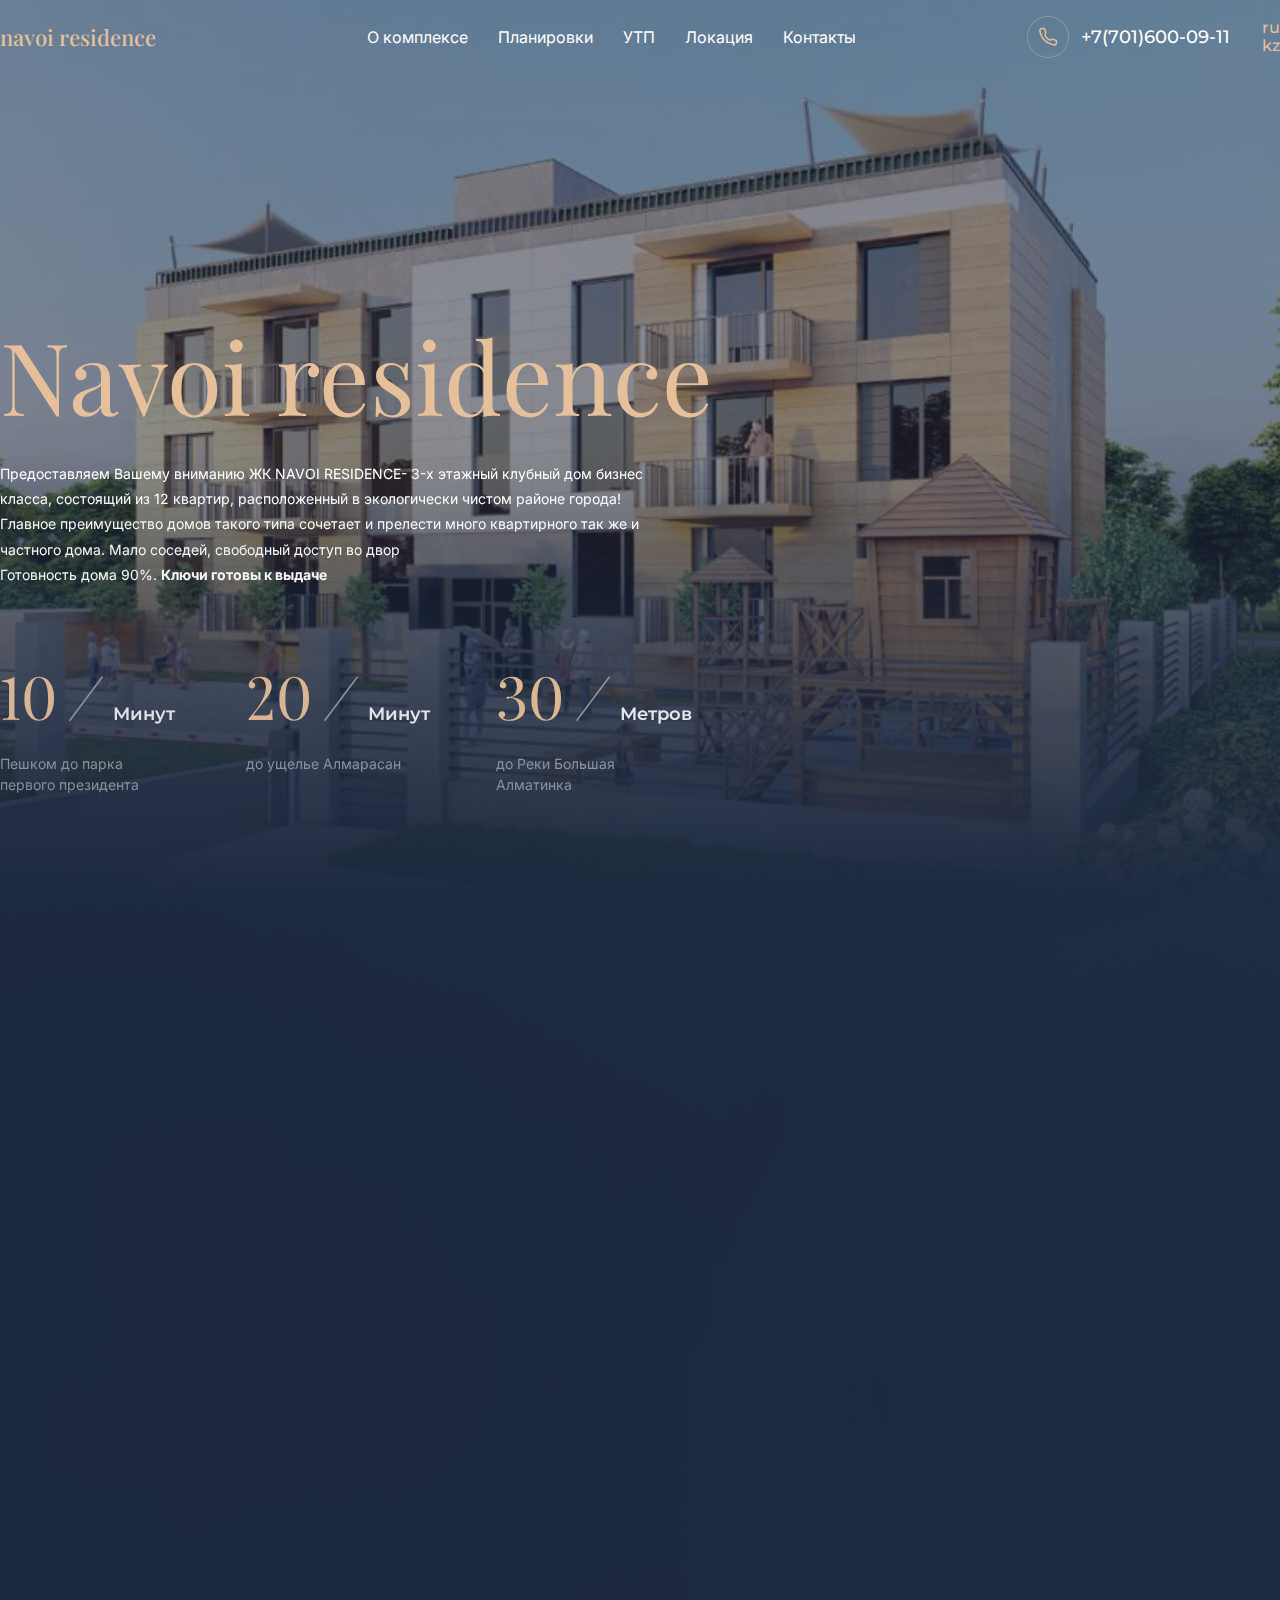
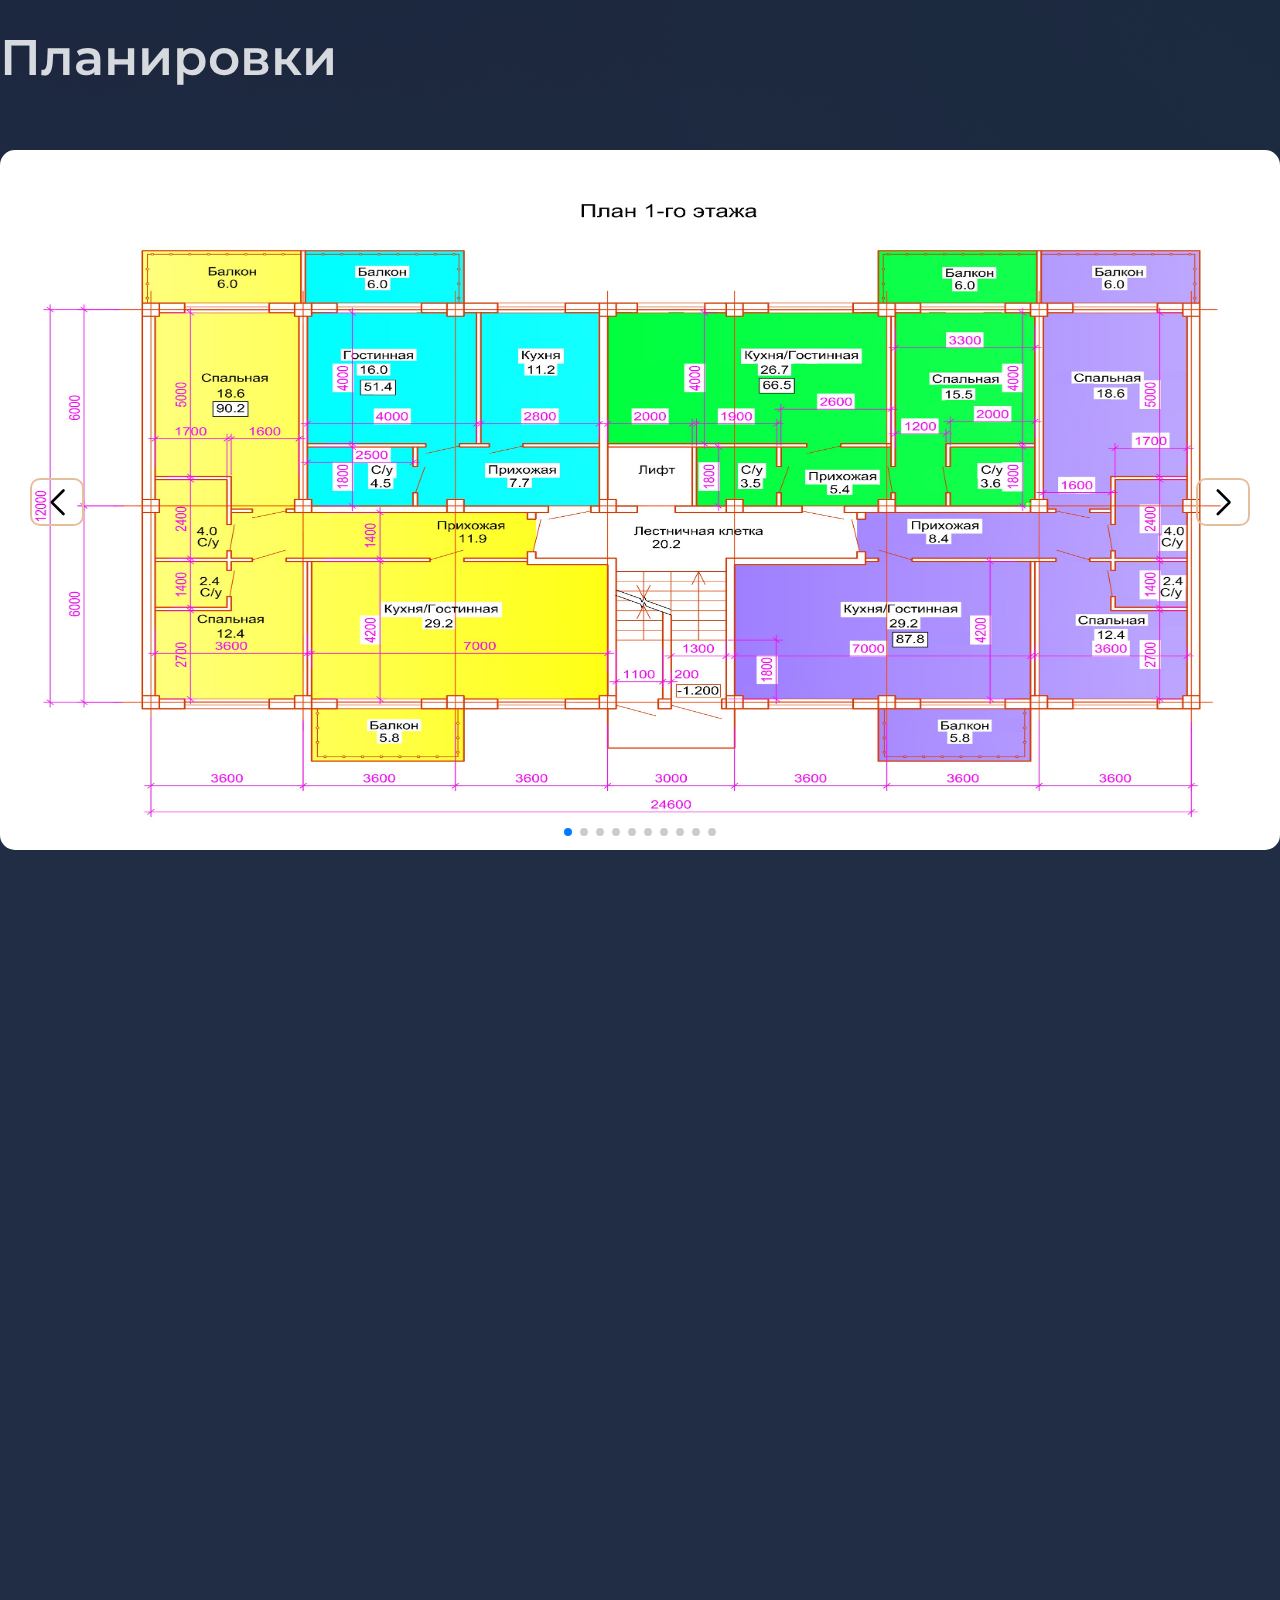
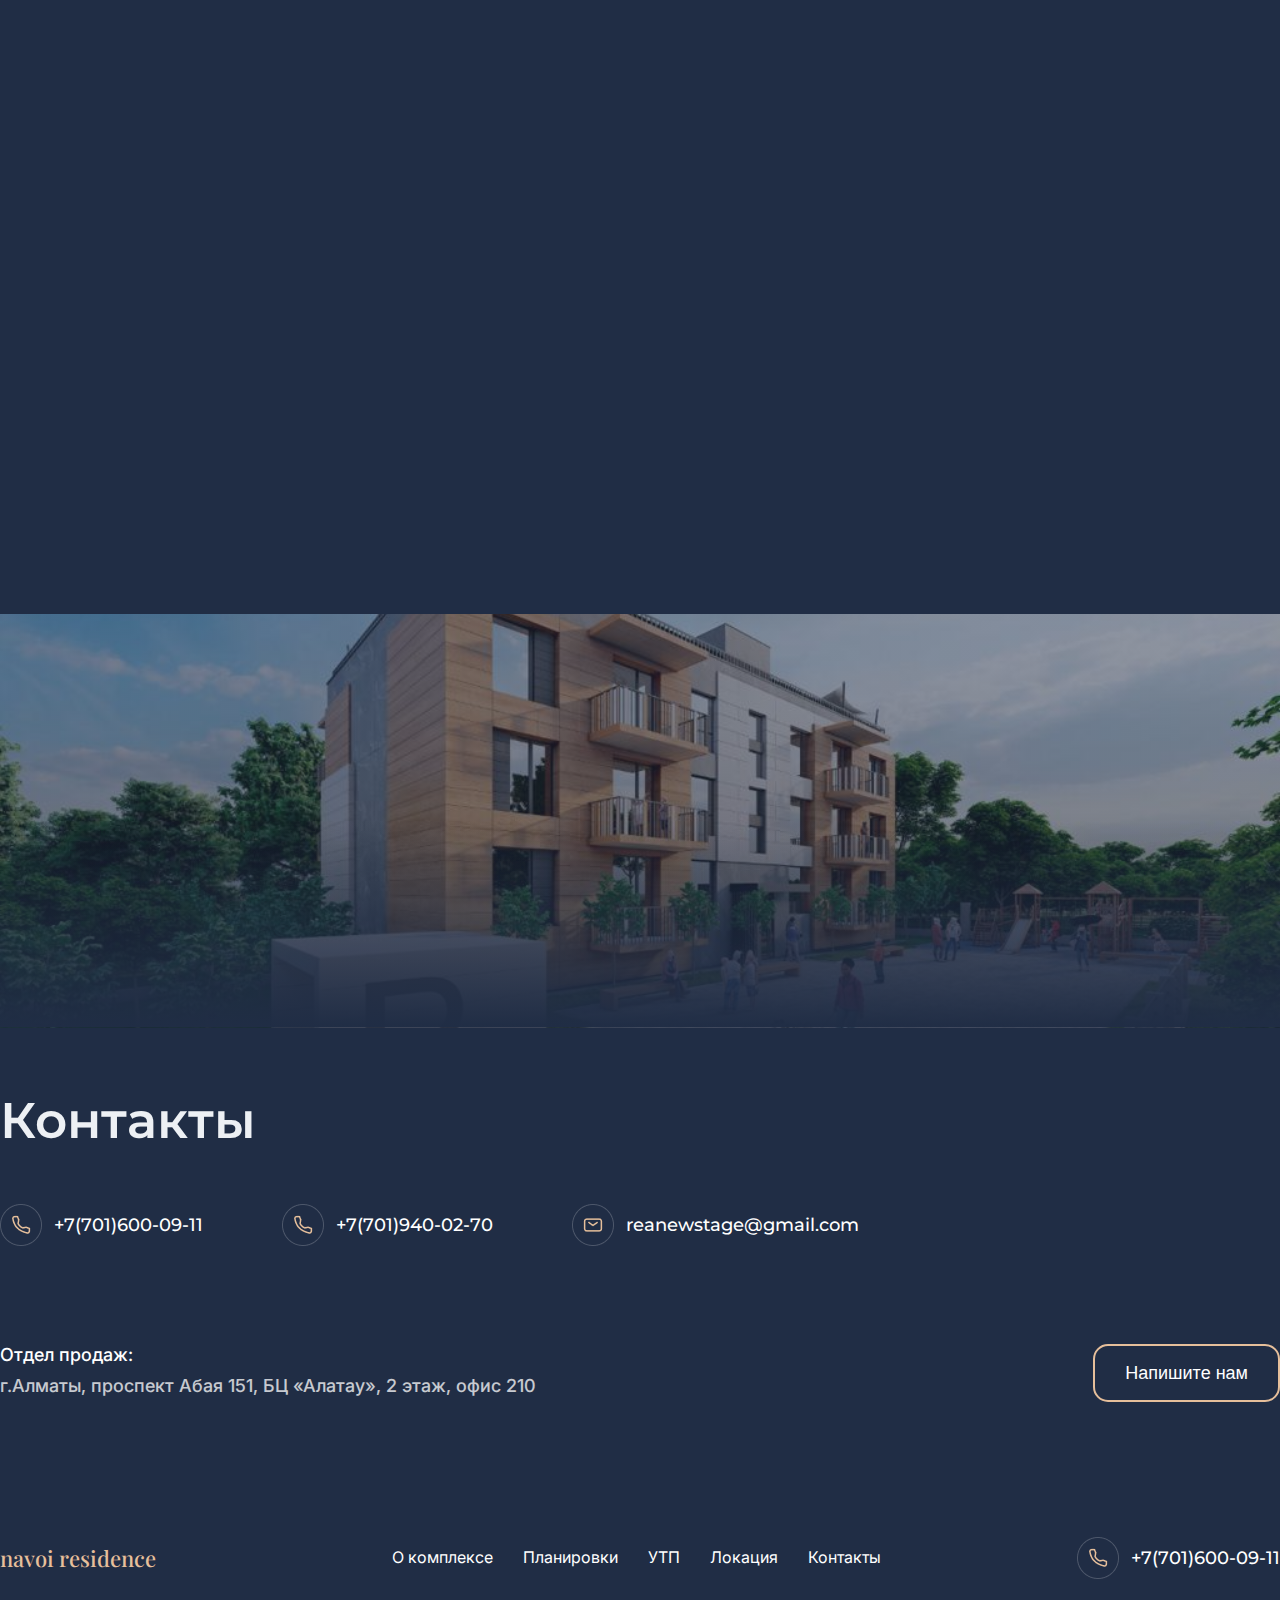
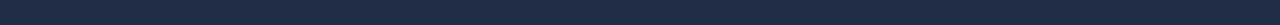
<file: index.html>
<!DOCTYPE html>
<html lang="ru">
<head>
    <meta charset="UTF-8">
    <meta http-equiv="X-UA-Compatible" content="IE=edge">
    <meta name="viewport" content="width=device-width, initial-scale=1.0">
    <title>Жк Navoi Residence</title>
    <link rel="icon" href="./img/icon.png">
    <link href="https://cdn.jsdelivr.net/npm/bootstrap@5.3.0-alpha1/dist/css/bootstrap.min.css" rel="stylesheet" integrity="sha384-GLhlTQ8iRABdZLl6O3oVMWSktQOp6b7In1Zl3/Jr59b6EGGoI1aFkw7cmDA6j6gD" crossorigin="anonymous">
    <link rel="stylesheet" href="https://cdnjs.cloudflare.com/ajax/libs/font-awesome/6.3.0/css/all.min.css" integrity="sha512-SzlrxWUlpfuzQ+pcUCosxcglQRNAq/DZjVsC0lE40xsADsfeQoEypE+enwcOiGjk/bSuGGKHEyjSoQ1zVisanQ==" crossorigin="anonymous" referrerpolicy="no-referrer" />
    <link rel="stylesheet" href="https://cdn.jsdelivr.net/npm/swiper@8/swiper-bundle.min.css"/>
    <link href="https://unpkg.com/aos@2.3.1/dist/aos.css" rel="stylesheet">
    <!--CSS-->
    <link rel="stylesheet" href="./css/main.css">
    <link rel="stylesheet" href="./sourse/css/index.css">

</head>
<body>
    <main>
        <header>
            <div class="container">
                <div class="navbar">
                    <div class="navbar-logo">
                        <h3>navoi residence</h3>
                    </div>
                    <div class="navbar-links">
                        <ul>
                            <li><a href="#about-us">О комплексе</a></li>
                            <li><a href="#layouts">Планировки</a></li>
                            <li><a href="#utp">УТП</a></li>
                            <li><a href="#map">Локация</a></li>
                            <li><a href="#contact">Контакты</a></li>
                        </ul>
                    </div>
                    <div class="navar-contact">
                        <img src="./img/phone-logo.png" alt="phone logo">
                        <a href="tel: +77016000911">+7(701)600-09-11</a>
                        <div class="select-lang">
                            <div class="lang-ru">
                                <a href="#">ru</a>
                            </div>
                            <div class="lang-kz">
                                <a href="./indexkz.html">kz</a>
                            </div>    
                        </div> 
                    </div>
                </div>
                <nav class="navbar navbar-dark" aria-label="First navbar example">
                    <div class="container-fluid">
                      <a class="navbar-brand" href="#">navoi residence</a>
                      <button class="navbar-toggler collapsed" type="button" data-bs-toggle="collapse" data-bs-target="#navbarsExample01" aria-controls="navbarsExample01" aria-expanded="false" aria-label="Toggle navigation">
                        <span class="navbar-toggler-icon"></span>
                      </button>
                
                      <div class="navbar-collapse collapse" id="navbarsExample01">
                        <ul class="navbar-nav me-auto mb-2">
                          <li class="nav-item">
                            <a class="nav-link active" aria-current="page" href="#about-us">О комплексе</a>
                          </li>
                          <li class="nav-item">
                            <a class="nav-link" href="#layouts">Планировки</a>
                          </li>
                          <li class="nav-item">
                            <a class="nav-link" href="#utp">УТП</a>
                          </li>
                          <li class="nav-item">
                            <a class="nav-link" href="#map">Локация</a>
                          </li>
                          <li class="nav-item">
                            <a class="nav-link" href="#contact">Контакты</a>
                          </li>
                            <div class="navar-contact2">
                                <div class="select-lang">
                                    <div class="lang-ru">
                                        <a href="#">ru</a>
                                    </div>
                                    <div class="lang-kz">
                                        <a href="./indexkz.html">kz</a>
                                    </div>    
                                </div>
                            </div>
                      </div>
                    </div>
                </nav>
            </div>
        </header>

        <div class="container">
            <div class="main-content">
                <div data-aos="fade-up" data-aos-duration="1500">
                    <div class="main-text">
                        <h1>Navoi residence</h1>
                        <p>Предоставляем Вашему вниманию ЖК NAVOI RESIDENCE- 3-х этажный клубный дом бизнес класса, состоящий из 12 квартир, расположенный в экологически чистом районе города! Главное преимущество домов такого типа сочетает и прелести много квартирного так же и частного дома. Мало соседей, свободный доступ во двор<br>Готовность дома 90%. <b>Ключи готовы к выдаче</b></p>
                    </div>
                </div>    
                <div class="main-text_about" data-aos="fade-right" data-aos-duration="2000">
                    <div class="main-text-about__group">
                        <h3><span>10</span> <span>/</span> Минут</h3>
                        <p>Пешком до парка первого президента</p>
                    </div>
                    <div class="main-text-about__group">
                        <h3><span>20</span> <span>/</span> Минут</h3>
                        <p>до ущелье Алмарасан</p>
                    </div>
                    <div class="main-text-about__group">
                        <h3><span>30</span> <span>/</span> Метров</h3>
                        <p>до Реки Большая Алматинка</p>
                    </div>
                </div>
            </div>
        </div>
    </main>

    <section id="about-us">
        <div class="container">
            <div class="title" data-aos="fade-up" data-aos-duration="700">
                <h2>Преимущества</h2>
            </div>
            <div class="about-us_cards" data-aos="fade-up" data-aos-duration="700" data-aos-anchor-placement="bottom-bottom">
                <div class="about-us__card">
                    <img src="./img/parcing-icon.png" alt="">
                    <p>Огромный подземный паркинг</p>
                </div>
                <div class="about-us__card">
                    <img src="./img/house-icon.png" alt="">
                    <p>Сейсмоустойчивость 10 балов</p>
                </div>
                <div class="about-us__card">
                    <img src="./img/height-icon.png" alt="">
                    <p>Высота потолков 3 метра</p>
                </div>
                <div class="about-us__card">
                    <img src="./img/balkon-icon.png" alt="">
                    <p>Трёхслойное остекление</p>
                </div>
                <div class="about-us__card">
                    <img src="./img/ploshadka-icon.png" alt="">
                    <p>Детская игровая площадка</p>
                </div>
                <div class="about-us__card">
                    <img src="./img/lift-icon.png" alt="">
                    <p>Бесшумный высокоскоростной лифт</p>
                </div>
                <div class="about-us__card">
                    <img src="./img/parking-area.png" alt="">
                    <p>Гостевой паркинг</p>
                </div>
                <div class="about-us__card">
                    <img src="./img/rooftop-icon.png" alt="">
                    <p>Барбекю терраса на крыше</p>
                </div>
            </div>
            <div class="about-us_cards2">
                <div class="about-us__card">
                    <img src="./img/parcing-icon.png" alt="">
                    <p>Огромный подземный паркинг</p>
                </div>
                <div class="about-us__card">
                    <img src="./img/house-icon.png" alt="">
                    <p>Сейсмоустойчивость 10 балов</p>
                </div>
                <div class="about-us__card">
                    <img src="./img/height-icon.png" alt="">
                    <p>Высота потолков 3 метра</p>
                </div>
                <div class="about-us__card">
                    <img src="./img/balkon-icon.png" alt="">
                    <p>Трёхслойное остекление</p>
                </div>
                <div class="about-us__card">
                    <img src="./img/ploshadka-icon.png" alt="">
                    <p>Детская игровая площадка</p>
                </div>
                <div class="about-us__card">
                    <img src="./img/lift-icon.png" alt="">
                    <p>Бесшумный высокоскоростной лифт</p>
                </div>
                <div class="about-us__card">
                    <img src="./img/parking-area.png" alt="">
                    <p>Гостевой паркинг</p>
                </div>
                <div class="about-us__card">
                    <img src="./img/rooftop-icon.png" alt="">
                    <p>Барбекю терраса на крыше</p>
                </div>
            </div>
        </div>
        <img src="./img/Ellipse.png" alt="" id="ellipse">
        <img src="./img/Ellipse 2.png" alt="" id="ellipse2">
    </section>

    <section id="layouts">
        <div class="container">
            <div class="title">
                <h2>Планировки</h2>
            </div>
            <div class="swiper">
                <!-- Additional required wrapper -->
                <div class="swiper-wrapper">
                  <!-- Slides -->
                  <div class="swiper-slide">
                    <img src="./img/1.jpg" alt="">
                  </div>
                  <div class="swiper-slide">
                    <img src="./img/3.jpg" alt="">
                  </div>
                  <div class="swiper-slide">
                    <img src="./img/4.jpg" alt="">
                  </div>
                  <div class="swiper-slide">
                    <img src="./img/5.jpg" alt="">
                  </div>
                  <div class="swiper-slide">
                    <img src="./img/6.jpg" alt="">
                  </div>
                  <div class="swiper-slide">
                    <img src="./img/9.jpg" alt="">
                  </div>
                  <div class="swiper-slide">
                    <img src="./img/10.jpg" alt="">
                  </div>
                  <div class="swiper-slide">
                    <img src="./img/11.jpg" alt="">
                  </div>
                  <div class="swiper-slide">
                    <img src="./img/12.jpg" alt="">
                  </div>
                  <div class="swiper-slide">
                    <img src="./img/План террасы.jpg" alt="">
                  </div>
                </div>
                <!-- If we need pagination -->
                <div class="swiper-pagination"></div>
              
                <!-- If we need navigation buttons -->
                <div class="swiper-button-prev"></div>
                <div class="swiper-button-next"></div>
              </div>
        </div>
    </section>

    <section id="utp">
        <div class="container">
            <div class="utp-content">
                <img src="./img/float-maket-img2.jpg" alt="" data-aos="fade-right" data-aos-duration="2000">
                <div class="utp-text" data-aos="fade-left" data-aos-duration="2000">
                    <h3>При покупке квартиры до конца апреля, получите в подарок кладовую!</h3>
                    <a href="#open-modal">
                        <button type="button" data-aos="fade-right" data-aos-duration="6000">Оставить заявку</button>
                    </a>    
                </div>
            </div>
        </div>
        <div id="open-modal" class="modal-window">
            <div>
                <a href="#utp" title="Close" class="modal-close"><button type="button" class="btn-close" disabled aria-label="Close"></button></a>
                <img src="./img/float-maket-img1.jpg" alt="">
                <h2>Оставьте заявку</h2>
                <form id="myForm">
                    <input type="text" name="Name" placeholder="Ваше имя" autocomplete="off">
                    <input type="tel" name="Phone" placeholder="Ваш номер" autocomplete="off">
                    <button type="button" onclick='SubForm(), Form()'>Отправить</button>
                </form>
            </div>
        </div>  
    </section>

    <section id="map">
        <div class="container">
            <div class="map-content">
                <div class="map-text">
                    <div class="title" data-aos="fade-up" data-aos-duration="700">
                        <h2>Локация</h2>
                    </div>
                    <div class="map-subtitle" data-aos="fade-right" data-aos-duration="2000">
                        <h3>Преимущества местоположения:</h3>
                        <ul>
                            <li>Чистый горный воздух</li>
                            <li>Тихий район</li>
                            <li>Летом прохладно</li>
                            <li>Элитные соседи</li>
                            <li>Прекрасный вид на город и горы</li>
                            <li>Прямой автобус в город</li>
                        </ul>
                    </div>
                    <div class="main-text_about" data-aos="fade-up" data-aos-duration="700">
                        <div class="main-text-about__group">
                            <h3><span>10</span> <span>/</span> Минут</h3>
                            <p>Пешком до парка первого президента</p>
                        </div>
                        <div class="main-text-about__group">
                            <h3><span>20</span> <span>/</span> Минут</h3>
                            <p>до ущелье Алмарасан</p>
                        </div>
                    </div>
                </div>
                <div class="map">
                    <iframe src="https://yandex.ru/map-widget/v1/?um=constructor%3A94cc46c75f7faea6e677bc8bee99ce0a20a4f9d91b57608607e7896a9cbea584&amp;source=constructor" id="map2" width="600" height="590" style="border-radius: 100%;" frameborder="0"></iframe>
                </div>
            </div>    
        </div>
    </section>

    <section id="form">
        <div class="container">
            <div class="form-content">
                <div class="form-title" data-aos="fade-up" data-aos-duration="800">
                    <h2>Оставьте заявку на подробную бесплатную консультацию от специалиста.</h2>
                </div>
                <form id="myForm2" action="" data-aos="fade-right" data-aos-duration="1000">
                    <input type="text" name="Name" placeholder="Ваше имя" autocomplete="off">
                    <input type="tel" name="Phone" placeholder="Ваш номер" autocomplete="off">
                    <button type="button" onclick='SubForm2()'>Отправить</button>
                </form>
            </div>
        </div>
    </section>

    <footer id="contact">
        <div class="container">
            <div class="title">
                <h2>Контакты</h2>
            </div>
            <div class="footer-content">
                <div class="footer-contacts">
                    <div class="contact">
                        <img src="./img/phone-logo.png" alt="phone logo">
                        <a href="tel: +77016000911">+7(701)600-09-11</a>
                    </div>
                    <div class="contact">
                        <img src="./img/phone-logo.png" alt="phone logo">
                        <a href="tel: +77019400270">+7(701)940-02-70</a>
                    </div>
                    <div class="contact">
                        <img src="./img/mail-logo.png" alt="phone logo">
                        <a href="">reanewstage@gmail.com</a>
                    </div>
                </div>
                <div class="footer-subtitle">
                    <div class="footer-adress">
                        <h3>Отдел продаж:</h3>
                        <p>г.Алматы, проспект Абая 151, БЦ «Алатау», 2 этаж, офис 210</p>
                    </div>
                    <div class="write-us-btn">
                        <a href="https://wa.me/+77016000911?">
                            <button type="button">Напишите нам</button>
                        </a>    
                    </div>
                </div>
            </div>

            <div class="footer">
                <div class="navbar">
                    <div class="navbar-logo">
                        <h3>navoi residence</h3>
                    </div>
                    <div class="navbar-links">
                        <ul>
                            <li><a href="#about-us">О комплексе</a></li>
                            <li><a href="#layouts">Планировки</a></li>
                            <li><a href="#utp">УТП</a></li>
                            <li><a href="#map">Локация</a></li>
                            <li><a href="#contact">Контакты</a></li>
                        </ul>
                    </div>
                    <div class="navar-contact">
                        <img src="./img/phone-logo.png" alt="phone logo">
                        <a href="tel: +77016000911">+7(701)600-09-11</a>
                    </div>
                </div>
                <nav class="navbar navbar-dark" aria-label="First navbar example">
                    <div class="container-fluid">
                      <a class="navbar-brand" href="#">navoi residence</a>
                      <button class="navbar-toggler collapsed" type="button" data-bs-toggle="collapse" data-bs-target="#navbarsExample01" aria-controls="navbarsExample01" aria-expanded="false" aria-label="Toggle navigation">
                        <span class="navbar-toggler-icon"></span>
                      </button>
                
                      <div class="navbar-collapse collapse" id="navbarsExample01">
                        <ul class="navbar-nav me-auto mb-2">
                          <li class="nav-item">
                            <a class="nav-link active" aria-current="page" href="#about-us">О комплексе</a>
                          </li>
                          <li class="nav-item">
                            <a class="nav-link" href="#layouts">Планировки</a>
                          </li>
                          <li class="nav-item">
                            <a class="nav-link" href="#utp">УТП</a>
                          </li>
                          <li class="nav-item">
                            <a class="nav-link" href="#map">Локация</a>
                          </li>
                          <li class="nav-item">
                            <a class="nav-link" href="#contact">Контакты</a>
                          </li>
                            <div class="navar-contact2">
                                <div class="select-lang">
                                    <div class="lang-ru">
                                        <a href="#">ru</a>
                                    </div>
                                    <div class="lang-kz">
                                        <a href="./indexkz.html">kz</a>
                                    </div>    
                                </div>
                            </div>
                      </div>
                    </div>
                </nav>
            </div>
        </div>
    </footer>

    <script src="https://cdn.jsdelivr.net/npm/bootstrap@5.3.0-alpha1/dist/js/bootstrap.bundle.min.js" integrity="sha384-w76AqPfDkMBDXo30jS1Sgez6pr3x5MlQ1ZAGC+nuZB+EYdgRZgiwxhTBTkF7CXvN" crossorigin="anonymous"></script>
    <script src="https://cdn.jsdelivr.net/npm/swiper@8/swiper-bundle.min.js"></script>
    <script src="./js/index.js"></script>
    <script src="https://unpkg.com/aos@2.3.1/dist/aos.js"></script>
    <script>
        AOS.init();
    </script>

    <script
		src="https://code.jquery.com/jquery-3.4.1.js"
		integrity="sha256-WpOohJOqMqqyKL9FccASB9O0KwACQJpFTUBLTYOVvVU="
		crossorigin="anonymous">
    </script>
    <script>
        function SubForm (){
            var name = document.forms["myForm"]["Name"].value;
            var phone = document.forms["myForm"]["Phone"].value;
            // Validate the name field
            if (name == "") {
                alert("Пожалуйста, введите ваше имя");
                return false;
            }
            // Validate the phone field
            var phoneRegex = /^\d{11}$/; // Regular expression to match a 10-digit phone number
            if (!phoneRegex.test(phone)) {
                alert("Пожалуйста, введите корректный номер телефона (11 цифр без пробелов или дефисов)");
                return false;
            }
            // Submit the form if validation passes
            $.ajax({
                url:"https://api.apispreadsheets.com/data/5Mycu9XW2SWKTOJI/",
                type:"post",
                data:$("#myForm").serializeArray(),
                success: function(){
                    alert("Данные отправлены успешно! Ожидайте обратной связи :)")
                    $("#myForm").trigger('reset');
                },
                error: function(){
                    alert("Что то пошло не так, повторите попытку :(")
                }
            });
            alert("Форма отправлена успешно!");
            return true;
        }
    </script>
    <script
		src="https://code.jquery.com/jquery-3.4.1.js"
		integrity="sha256-WpOohJOqMqqyKL9FccASB9O0KwACQJpFTUBLTYOVvVU="
		crossorigin="anonymous"></script>
	<script>
		function SubForm2 (){
            var name = document.forms["myForm2"]["Name"].value;
            var phone = document.forms["myForm2"]["Phone"].value;
            // Validate the name field
            if (name == "") {
                alert("Пожалуйста, введите ваше имя");
                return false;
            }
            // Validate the phone field
            var phoneRegex = /^\d{11}$/; // Regular expression to match a 10-digit phone number
            if (!phoneRegex.test(phone)) {
                alert("Пожалуйста, введите корректный номер телефона (11 цифр без пробелов или дефисов)");
                return false;
            }

			$.ajax({
				url:"https://api.apispreadsheets.com/data/eukWOMEX85DKXWP1/",
				type:"post",
				data:$("#myForm2").serializeArray(),
				success: function(){
					alert("Данные отправлены успешно! Ожидайте обратной связи :)")
                    $("#myForm2").trigger('reset');
				},
				error: function(){
					alert("Что то пошло не так, повторите попытку :(")
				}
			});
            alert("Форма отправлена успешно!");
            return true;
		}
	</script>
    <script async src='https://d2mpatx37cqexb.cloudfront.net/delightchat-whatsapp-widget/embeds/embed.min.js'></script>
    <script>
        var wa_btnSetting = {"btnColor":"#16BE45","ctaText":"WhatsApp","cornerRadius":40,"marginBottom":20,"marginLeft":20,"marginRight":20,"btnPosition":"right","whatsAppNumber":"77016000911","welcomeMessage":"","zIndex":999999,"btnColorScheme":"light"};
        window.onload = () => {
        _waEmbed(wa_btnSetting);
        };
    </script>
</body>
</html>
</file>
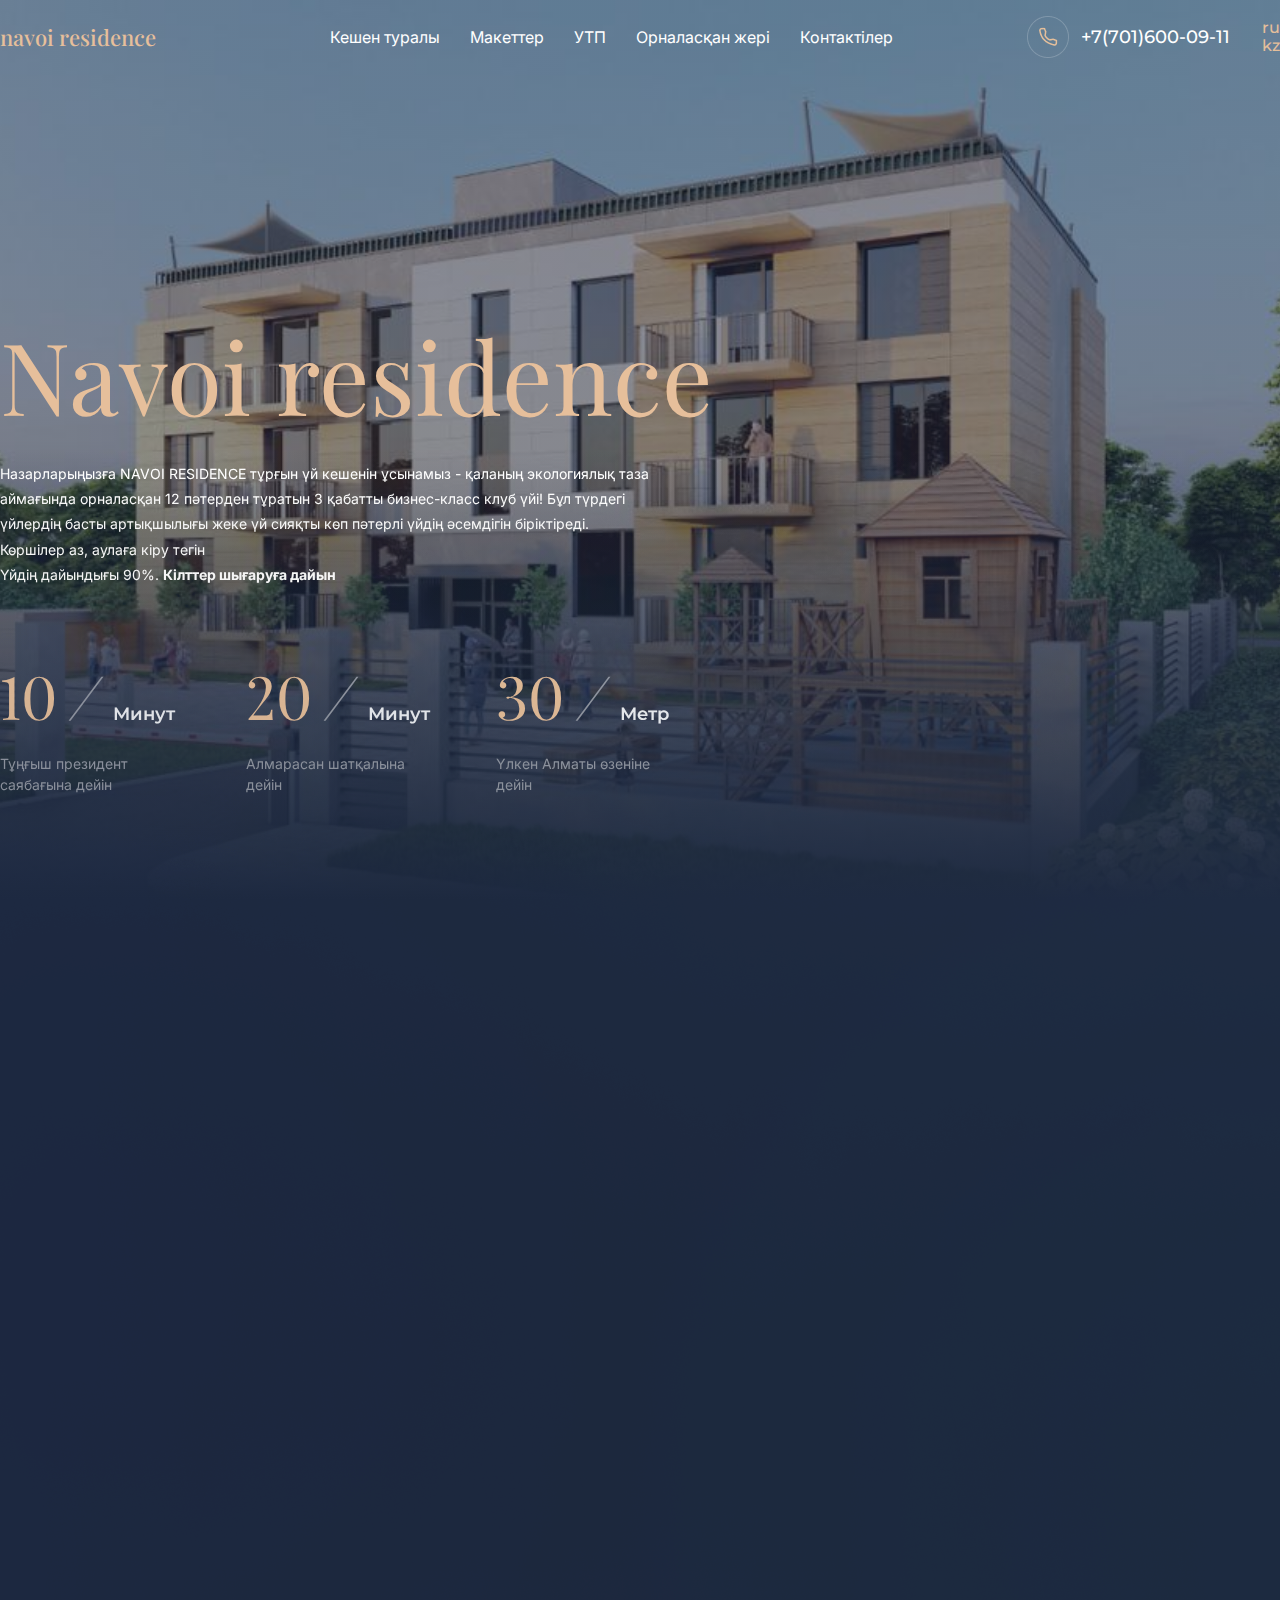
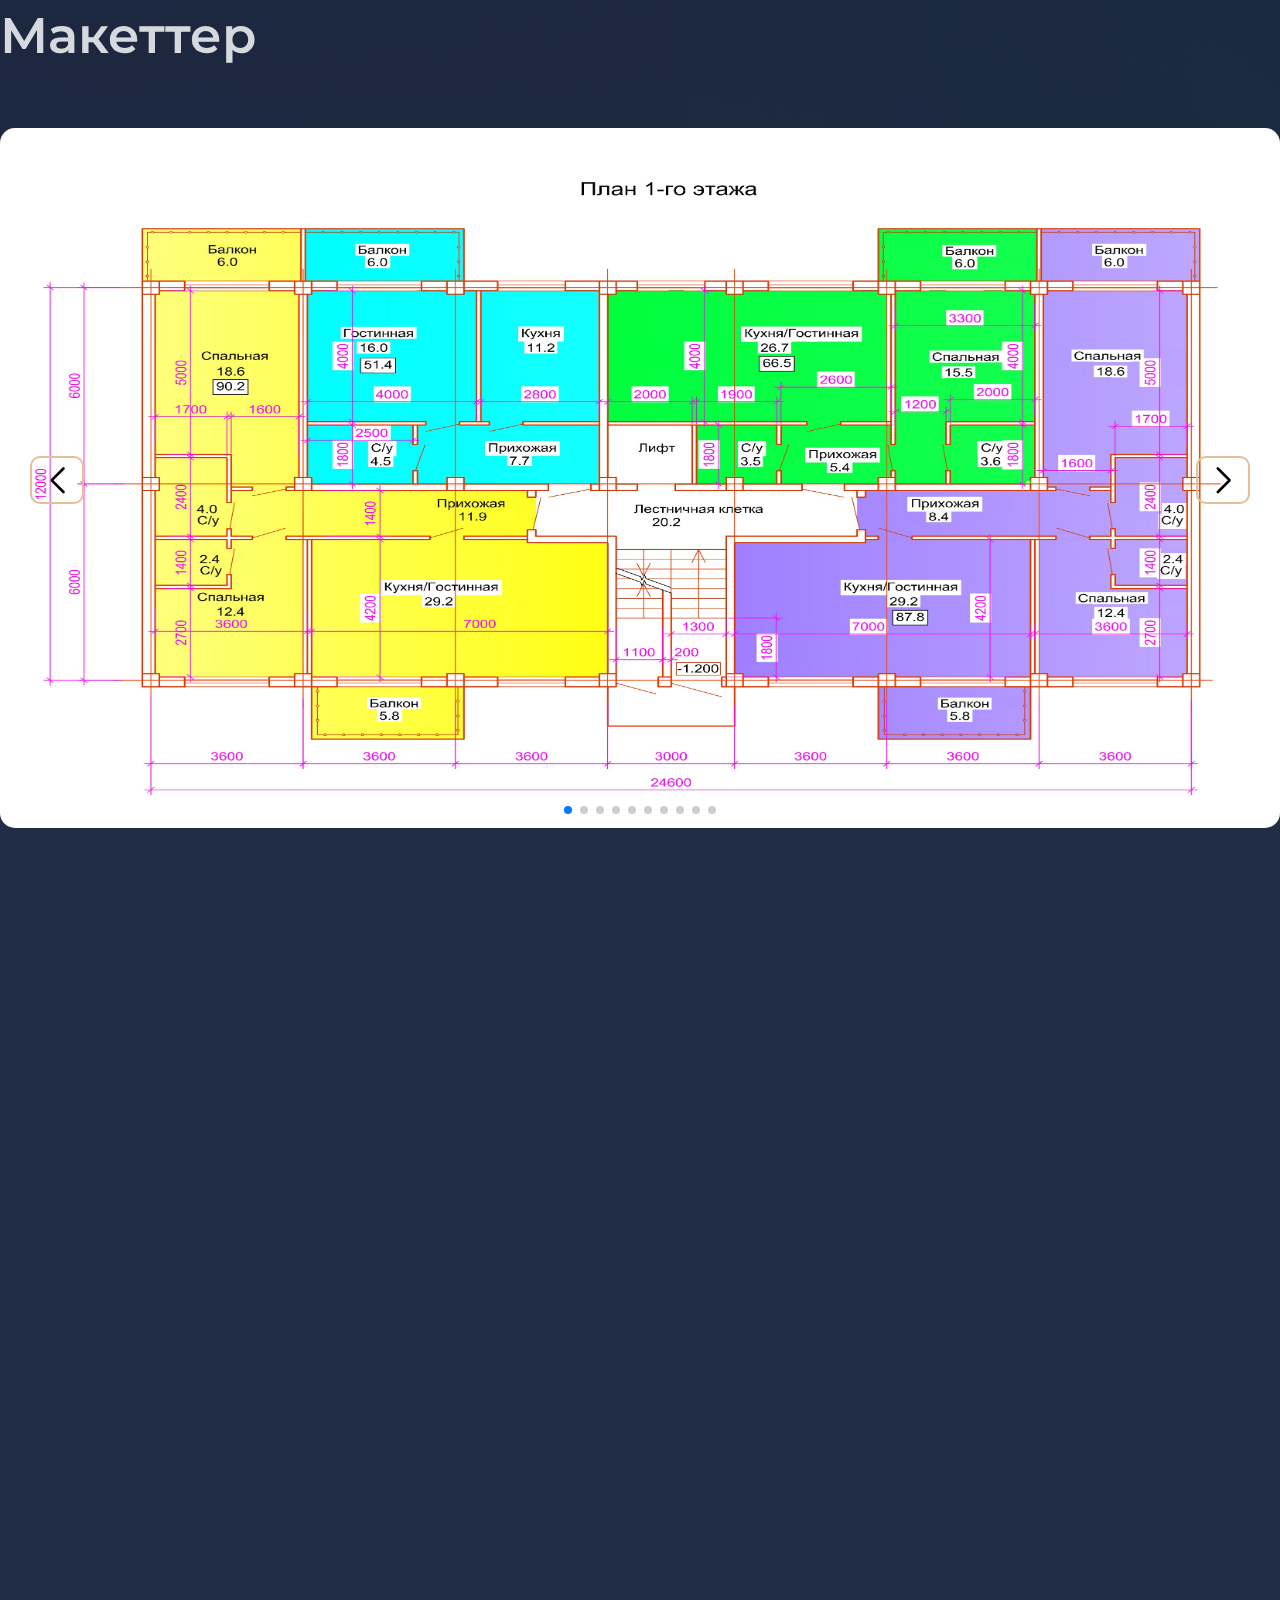
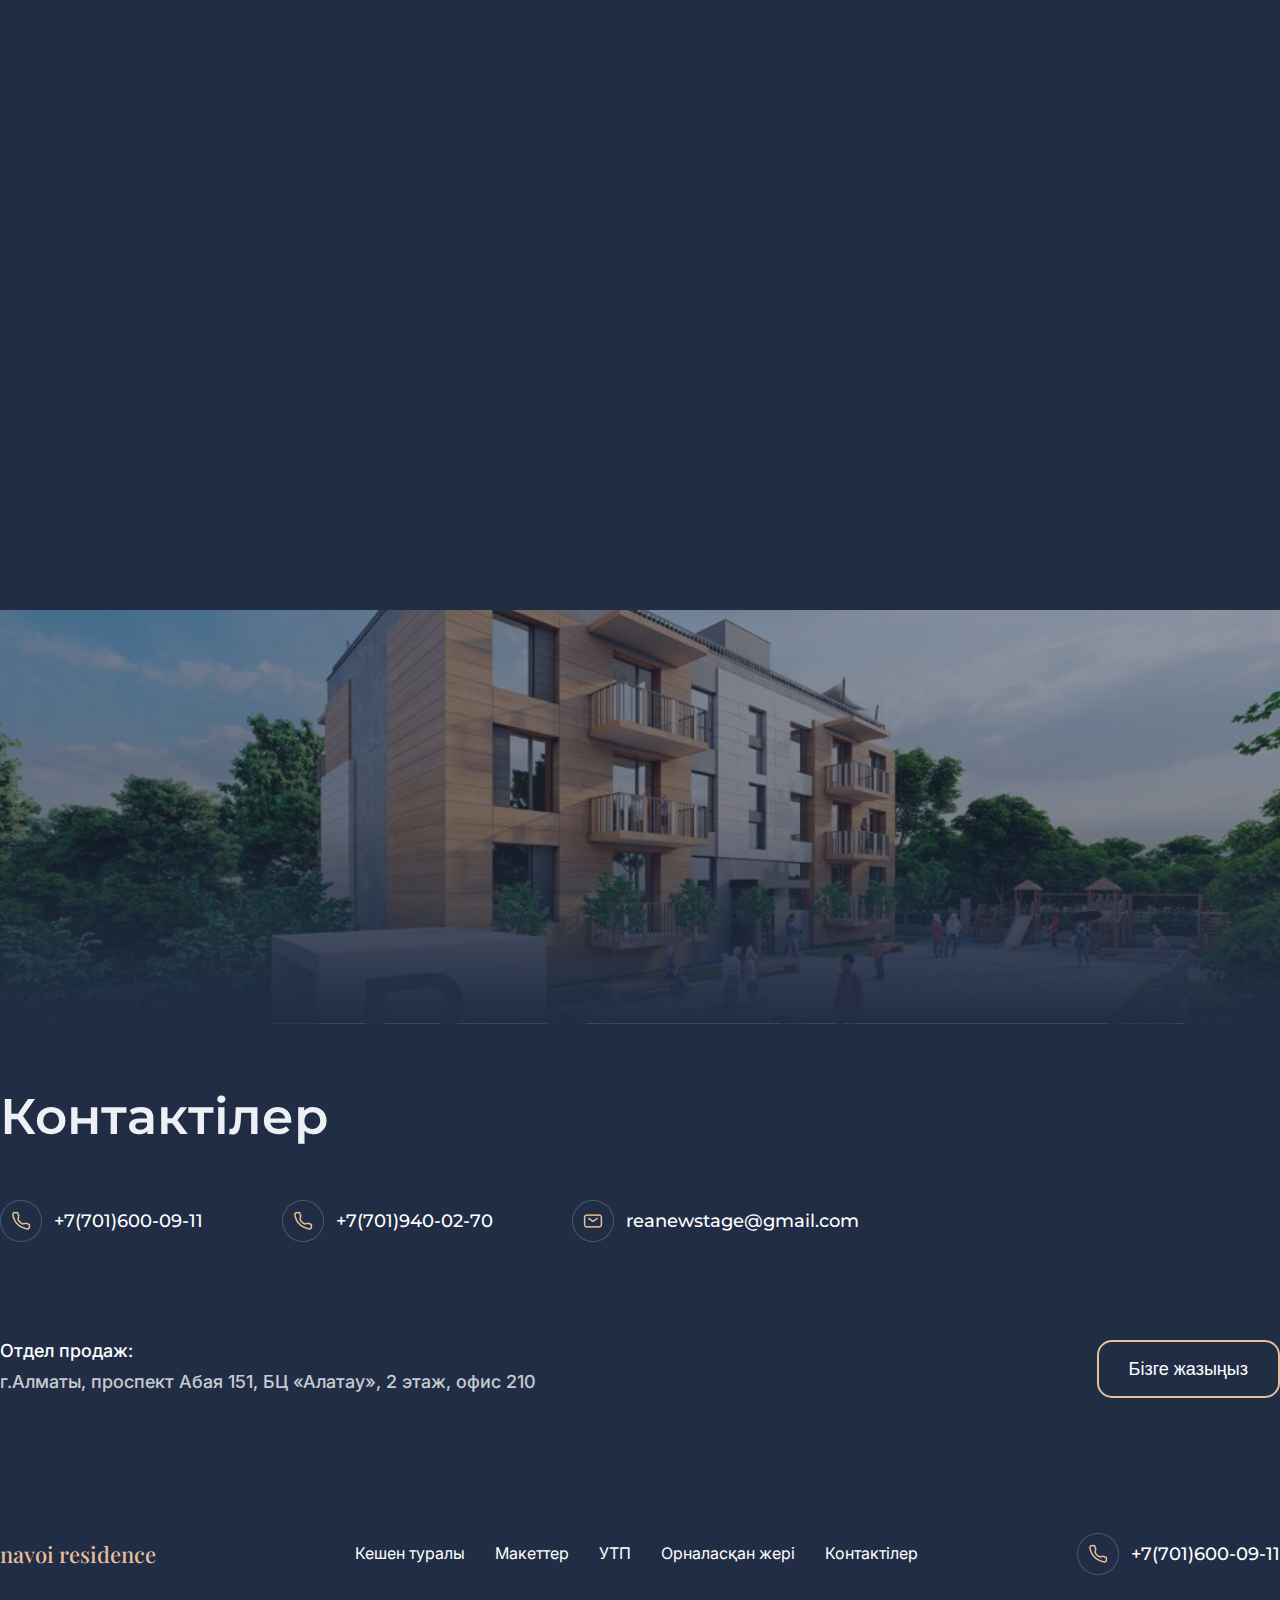
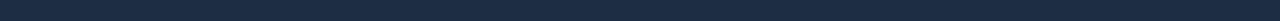
<file: indexkz.html>
<!DOCTYPE html>
<html lang="ru">
<head>
    <meta charset="UTF-8">
    <meta http-equiv="X-UA-Compatible" content="IE=edge">
    <meta name="viewport" content="width=device-width, initial-scale=1.0">
    <title>Жк Navoi Residence</title>
    <link href="https://cdn.jsdelivr.net/npm/bootstrap@5.3.0-alpha1/dist/css/bootstrap.min.css" rel="stylesheet" integrity="sha384-GLhlTQ8iRABdZLl6O3oVMWSktQOp6b7In1Zl3/Jr59b6EGGoI1aFkw7cmDA6j6gD" crossorigin="anonymous">
    <link rel="stylesheet" href="https://cdnjs.cloudflare.com/ajax/libs/font-awesome/6.3.0/css/all.min.css" integrity="sha512-SzlrxWUlpfuzQ+pcUCosxcglQRNAq/DZjVsC0lE40xsADsfeQoEypE+enwcOiGjk/bSuGGKHEyjSoQ1zVisanQ==" crossorigin="anonymous" referrerpolicy="no-referrer" />
    <link rel="stylesheet" href="https://cdn.jsdelivr.net/npm/swiper@8/swiper-bundle.min.css"/>
    <link href="https://unpkg.com/aos@2.3.1/dist/aos.css" rel="stylesheet">
    <!--CSS-->
    <link rel="stylesheet" href="./css/main.css">
    <link rel="stylesheet" href="./sourse/css/index.css">
    <link rel="stylesheet" href="./css/inexkz.css">
    <link rel="icon" href="./img/icon.png">
</head>
<body>
    <main>
        <header>
            <div class="container">
                <div class="navbar">
                    <div class="navbar-logo">
                        <h3>navoi residence</h3>
                    </div>
                    <div class="navbar-links">
                        <ul>
                            <li><a href="#about-us">Кешен туралы</a></li>
                            <li><a href="#layouts">Макеттер</a></li>
                            <li><a href="#utp">УТП</a></li>
                            <li><a href="#map">Орналасқан жері</a></li>
                            <li><a href="#contact">Контактілер</a></li>
                        </ul>
                    </div>
                    <div class="navar-contact">
                        <img src="./img/phone-logo.png" alt="phone logo">
                        <a href="tel: +77016000911">+7(701)600-09-11</a>
                        <div class="select-lang">
                            <div class="lang-ru">
                                <a href="./index.html">ru</a>
                            </div>
                            <div class="lang-kz">
                                <a href="#">kz</a>
                            </div>    
                        </div> 
                    </div>
                </div>
                <nav class="navbar navbar-dark" aria-label="First navbar example">
                    <div class="container-fluid">
                      <a class="navbar-brand" href="#">navoi residence</a>
                      <button class="navbar-toggler collapsed" type="button" data-bs-toggle="collapse" data-bs-target="#navbarsExample01" aria-controls="navbarsExample01" aria-expanded="false" aria-label="Toggle navigation">
                        <span class="navbar-toggler-icon"></span>
                      </button>
                
                      <div class="navbar-collapse collapse" id="navbarsExample01">
                        <ul class="navbar-nav me-auto mb-2">
                          <li class="nav-item">
                            <a class="nav-link active" aria-current="page" href="#about-us">Кешен туралы</a>
                          </li>
                          <li class="nav-item">
                            <a class="nav-link" href="#layouts">Макеттер</a>
                          </li>
                          <li class="nav-item">
                            <a class="nav-link" href="#utp">УТП</a>
                          </li>
                          <li class="nav-item">
                            <a class="nav-link" href="#map">Орналасқан жері</a>
                          </li>
                          <li class="nav-item">
                            <a class="nav-link" href="#contact">Контактілер</a>
                          </li>
                            <div class="navar-contact2">
                                <div class="select-lang">
                                    <div class="lang-ru">
                                        <a href="./index.html">ru</a>
                                    </div>
                                    <div class="lang-kz">
                                        <a href="#">kz</a>
                                    </div>    
                                </div>
                            </div>
                      </div>
                    </div>
                </nav>
            </div>
        </header>

        <div class="container">
            <div class="main-content">
                <div data-aos="fade-up" data-aos-duration="1500">
                    <div class="main-text">
                        <h1>Navoi residence</h1>
                        <p>Назарларыңызға NAVOI RESIDENCE тұрғын үй кешенін ұсынамыз - қаланың экологиялық таза аймағында орналасқан 12 пәтерден тұратын 3 қабатты бизнес-класс клуб үйі! Бұл түрдегі үйлердің басты артықшылығы жеке үй сияқты көп пәтерлі үйдің әсемдігін біріктіреді. Көршілер аз, аулаға кіру тегін<br>Үйдің дайындығы 90%. <b>Кілттер шығаруға дайын</b></p>
                    </div>
                </div>    
                <div class="main-text_about" data-aos="fade-right" data-aos-duration="2000">
                    <div class="main-text-about__group">
                        <h3><span>10</span> <span>/</span> Минут</h3>
                        <p>Тұңғыш президент саябағына дейін</p>
                    </div>
                    <div class="main-text-about__group">
                        <h3><span>20</span> <span>/</span> Минут</h3>
                        <p>Алмарасан шатқалына дейін</p>
                    </div>
                    <div class="main-text-about__group">
                        <h3><span>30</span> <span>/</span> Метр</h3>
                        <p>Үлкен Алматы өзеніне дейін</p>
                    </div>
                </div>
            </div>
        </div>
    </main>

    <section id="about-us">
        <div class="container">
            <div class="title" data-aos="fade-up" data-aos-duration="700">
                <h2>Артықшылықтары</h2>
            </div>
            <div class="about-us_cards" data-aos="fade-up" data-aos-duration="700" data-aos-anchor-placement="bottom-bottom">
                <div class="about-us__card">
                    <img src="./img/parcing-icon.png" alt="">
                    <p>Үлкен жерасты тұрағы</p>
                </div>
                <div class="about-us__card">
                    <img src="./img/house-icon.png" alt="">
                    <p>Сейсмикалық төзімділік 10 балл</p>
                </div>
                <div class="about-us__card">
                    <img src="./img/height-icon.png" alt="">
                    <p>Төбенің биіктігі 3 метр</p>
                </div>
                <div class="about-us__card">
                    <img src="./img/balkon-icon.png" alt="">
                    <p>Үш қабатты әйнек</p>
                </div>
                <div class="about-us__card">
                    <img src="./img/ploshadka-icon.png" alt="">
                    <p>Балалар ойын алаңы</p>
                </div>
                <div class="about-us__card">
                    <img src="./img/lift-icon.png" alt="">
                    <p>Үнсіз жоғары жылдамдықты лифт</p>
                </div>
                <div class="about-us__card">
                    <img src="./img/parking-area.png" alt="">
                    <p>Қонақтардың тұрағы</p>
                </div>
                <div class="about-us__card">
                    <img src="./img/rooftop-icon.png" alt="">
                    <p>Крышадағы барбекю терассасы</p>
                </div>
            </div>
            <div class="about-us_cards2">
                <div class="about-us__card">
                    <img src="./img/parcing-icon.png" alt="">
                    <p>Үлкен жерасты тұрағы</p>
                </div>
                <div class="about-us__card">
                    <img src="./img/house-icon.png" alt="">
                    <p>Сейсмикалық төзімділік 10 балл</p>
                </div>
                <div class="about-us__card">
                    <img src="./img/height-icon.png" alt="">
                    <p>Төбенің биіктігі 3 метр</p>
                </div>
                <div class="about-us__card">
                    <img src="./img/balkon-icon.png" alt="">
                    <p>Үш қабатты әйнек</p>
                </div>
                <div class="about-us__card">
                    <img src="./img/ploshadka-icon.png" alt="">
                    <p>Балалар ойын алаңы</p>
                </div>
                <div class="about-us__card">
                    <img src="./img/lift-icon.png" alt="">
                    <p>Үнсіз жоғары жылдамдықты лифт</p>
                </div>
                <div class="about-us__card">
                    <img src="./img/parking-area.png" alt="">
                    <p>Қонақтардың тұрағы</p>
                </div>
                <div class="about-us__card">
                    <img src="./img/rooftop-icon.png" alt="">
                    <p>Крышадағы барбекю терассасы</p>
                </div>
            </div>
        </div>
        <img src="./img/Ellipse.png" alt="" id="ellipse">
        <img src="./img/Ellipse 2.png" alt="" id="ellipse2">
    </section>

    <section id="layouts">
        <div class="container">
            <div class="title">
                <h2>Макеттер</h2>
            </div>
            <div class="swiper">
                <!-- Additional required wrapper -->
                <div class="swiper-wrapper">
                  <!-- Slides -->
                  <div class="swiper-slide">
                    <img src="./img/1.jpg" alt="">
                  </div>
                  <div class="swiper-slide">
                    <img src="./img/3.jpg" alt="">
                  </div>
                  <div class="swiper-slide">
                    <img src="./img/4.jpg" alt="">
                  </div>
                  <div class="swiper-slide">
                    <img src="./img/5.jpg" alt="">
                  </div>
                  <div class="swiper-slide">
                    <img src="./img/6.jpg" alt="">
                  </div>
                  <div class="swiper-slide">
                    <img src="./img/9.jpg" alt="">
                  </div>
                  <div class="swiper-slide">
                    <img src="./img/10.jpg" alt="">
                  </div>
                  <div class="swiper-slide">
                    <img src="./img/11.jpg" alt="">
                  </div>
                  <div class="swiper-slide">
                    <img src="./img/12.jpg" alt="">
                  </div>
                  <div class="swiper-slide">
                    <img src="./img/План террасы.jpg" alt="">
                  </div>
                </div>
                <!-- If we need pagination -->
                <div class="swiper-pagination"></div>
              
                <!-- If we need navigation buttons -->
                <div class="swiper-button-prev"></div>
                <div class="swiper-button-next"></div>
              </div>
        </div>
    </section>

    <section id="utp">
        <div class="container">
            <div class="utp-content">
                <img src="./img/float-maket-img2.jpg" alt="" data-aos="fade-right" data-aos-duration="2000">
                <div class="utp-text" data-aos="fade-left" data-aos-duration="2000">
                    <h3>Сәуір айының соңына дейін пәтер сатып алғанда, сыйлыққа қойма аласыз!</h3>
                    <a href="#open-modal">
                        <button type="button" data-aos="fade-right" data-aos-duration="6000">Заявка қалдыру</button>
                    </a>    
                </div>
            </div>
        </div>
        <div id="open-modal" class="modal-window">
            <div>
                <a href="#utp" title="Close" class="modal-close"><button type="button" class="btn-close" disabled aria-label="Close"></button></a>
                <img src="./img/float-maket-img1.jpg" alt="">
                <h2>Заявканызды қалдырыныз</h2>
                <form id="myForm" onsubmit="event.preventDefault()">
                    <input type="text" name="Name" placeholder="Сіздің атыңыз" autocomplete="off">
                    <input type="tel" name="Phone" placeholder="Сіздің нөмірініз" autocomplete="off">
                    <button type="button" onclick="SubForm()">Жіберу</button>
                </form>
            </div>
        </div>  
    </section>

    <section id="map">
        <div class="container">
            <div class="map-content">
                <div class="map-text">
                    <div class="title" data-aos="fade-up" data-aos-duration="700">
                        <h2>Орналасқан жері</h2>
                    </div>
                    <div class="map-subtitle" data-aos="fade-right" data-aos-duration="2000">
                        <h3>Орналасқан жердің артықшылықтары:</h3>
                        <ul>
                            <li>Таза тау ауасы</li>
                            <li>Тыныш аймақ</li>
                            <li>Жазда салқын</li>
                            <li>Элиталық көршілер</li>
                            <li>Қала мен таулардың әдемі көрінісі</li>
                            <li>Қалаға тікелей автобус</li>
                        </ul>
                    </div>
                    <div class="main-text_about" data-aos="fade-up" data-aos-duration="700">
                        <div class="main-text-about__group">
                            <h3><span>10</span> <span>/</span> Минут</h3>
                            <p>Тұңғыш президент саябағына дейін</p>
                        </div>
                        <div class="main-text-about__group">
                            <h3><span>20</span> <span>/</span> Минут</h3>
                            <p>Алмарасан шатқалына дейін</p>
                        </div>
                    </div>
                </div>
                <div class="map">
                    <iframe src="https://yandex.ru/map-widget/v1/?um=constructor%3A94cc46c75f7faea6e677bc8bee99ce0a20a4f9d91b57608607e7896a9cbea584&amp;source=constructor" id="map2" width="600" height="590" style="border-radius: 100%;" frameborder="0"></iframe>
                </div>
            </div>    
        </div>
    </section>

    <section id="form">
        <div class="container">
            <div class="form-content">
                <div class="form-title" data-aos="fade-up" data-aos-duration="800">
                    <h2>Маманнан толық тегін кеңес алуға заявка қалдырыңыз.</h2>
                </div>
                <form id="myForm2" data-aos="fade-right" data-aos-duration="1000" onsubmit="event.preventDefault()">
                    <input type="text" name="Name" placeholder="Сіздің атыңыз" autocomplete="off">
                    <input type="tel" name="Phone" placeholder="Сіздің нөмірініз" autocomplete="off">
                    <button type="button" onclick="SubForm2()">Жіберу</button>
                </form>
            </div>
        </div>
    </section>

    <footer id="contact">
        <div class="container">
            <div class="title">
                <h2>Контактілер</h2>
            </div>
            <div class="footer-content">
                <div class="footer-contacts">
                    <div class="contact">
                        <img src="./img/phone-logo.png" alt="phone logo">
                        <a href="tel: +77016000911">+7(701)600-09-11</a>
                    </div>
                    <div class="contact">
                        <img src="./img/phone-logo.png" alt="phone logo">
                        <a href="tel: +77019400270">+7(701)940-02-70</a>
                    </div>
                    <div class="contact">
                        <img src="./img/mail-logo.png" alt="phone logo">
                        <a href="">reanewstage@gmail.com</a>
                    </div>
                </div>
                <div class="footer-subtitle">
                    <div class="footer-adress">
                        <h3>Отдел продаж:</h3>
                        <p>г.Алматы, проспект Абая 151, БЦ «Алатау», 2 этаж, офис 210</p>
                    </div>
                    <div class="write-us-btn">
                        <a href="https://wa.me/+77016000911?">
                            <button type="button">Бізге жазыңыз</button>
                        </a>    
                    </div>
                </div>
            </div>

            <div class="footer">
                <div class="navbar">
                    <div class="navbar-logo">
                        <h3>navoi residence</h3>
                    </div>
                    <div class="navbar-links">
                        <ul>
                            <li><a href="#about-us">Кешен туралы</a></li>
                            <li><a href="#layouts">Макеттер</a></li>
                            <li><a href="#utp">УТП</a></li>
                            <li><a href="#map">Орналасқан жері</a></li>
                            <li><a href="#contact">Контактілер</a></li>
                        </ul>
                    </div>
                    <div class="navar-contact">
                        <img src="./img/phone-logo.png" alt="phone logo">
                        <a href="tel: +77016000911">+7(701)600-09-11</a>
                    </div>
                </div>
                <nav class="navbar navbar-dark" aria-label="First navbar example">
                    <div class="container-fluid">
                      <a class="navbar-brand" href="#">navoi residence</a>
                      <button class="navbar-toggler collapsed" type="button" data-bs-toggle="collapse" data-bs-target="#navbarsExample01" aria-controls="navbarsExample01" aria-expanded="false" aria-label="Toggle navigation">
                        <span class="navbar-toggler-icon"></span>
                      </button>
                
                      <div class="navbar-collapse collapse" id="navbarsExample01">
                        <ul class="navbar-nav me-auto mb-2">
                            <li class="nav-item">
                                <a class="nav-link active" aria-current="page" href="#about-us">Кешен туралы</a>
                            </li>
                            <li class="nav-item">
                              <a class="nav-link" href="#layouts">Макеттер</a>
                            </li>
                            <li class="nav-item">
                              <a class="nav-link" href="#utp">УТП</a>
                            </li>
                            <li class="nav-item">
                              <a class="nav-link" href="#map">Орналасқан жері</a>
                            </li>
                            <li class="nav-item">
                              <a class="nav-link" href="#contact">Контактілер</a>
                            </li>
                            <div class="navar-contact2">
                                <div class="select-lang">
                                    <div class="lang-ru">
                                        <a href="index.html">ru</a>
                                    </div>
                                    <div class="lang-kz">
                                        <a href="#">kz</a>
                                    </div>    
                                </div>
                            </div>
                      </div>
                    </div>
                </nav>
            </div>
        </div>
    </footer>

    <script src="https://cdn.jsdelivr.net/npm/bootstrap@5.3.0-alpha1/dist/js/bootstrap.bundle.min.js" integrity="sha384-w76AqPfDkMBDXo30jS1Sgez6pr3x5MlQ1ZAGC+nuZB+EYdgRZgiwxhTBTkF7CXvN" crossorigin="anonymous"></script>
    <script src="https://cdn.jsdelivr.net/npm/swiper@8/swiper-bundle.min.js"></script>
    <script src="./js/index.js"></script>
    <script src="https://unpkg.com/aos@2.3.1/dist/aos.js"></script>
    <script>
        AOS.init();
    </script>
    <script
		src="https://code.jquery.com/jquery-3.4.1.js"
		integrity="sha256-WpOohJOqMqqyKL9FccASB9O0KwACQJpFTUBLTYOVvVU="
		crossorigin="anonymous">
    </script>
	<script>
        function SubForm (){
            var name = document.forms["myForm"]["Name"].value;
            var phone = document.forms["myForm"]["Phone"].value;
            // Validate the name field
            if (name == "") {
                alert("Пожалуйста, введите ваше имя");
                return false;
            }
            // Validate the phone field
            var phoneRegex = /^\d{11}$/; // Regular expression to match a 10-digit phone number
            if (!phoneRegex.test(phone)) {
                alert("Пожалуйста, введите корректный номер телефона (11 цифр без пробелов или дефисов)");
                return false;
            }
            // Submit the form if validation passes
            $.ajax({
                url:"https://api.apispreadsheets.com/data/5Mycu9XW2SWKTOJI/",
                type:"post",
                data:$("#myForm").serializeArray(),
                success: function(){
                    alert("Данные отправлены успешно! Ожидайте обратной связи :)")
                    $("#myForm").trigger('reset');
                },
                error: function(){
                    alert("Что то пошло не так, повторите попытку :(")
                }
            });
            alert("Форма отправлена успешно!");
            return true;
        }
    </script>
    <script
		src="https://code.jquery.com/jquery-3.4.1.js"
		integrity="sha256-WpOohJOqMqqyKL9FccASB9O0KwACQJpFTUBLTYOVvVU="
		crossorigin="anonymous"></script>
	<script>
		function SubForm2 (){
            var name = document.forms["myForm2"]["Name"].value;
            var phone = document.forms["myForm2"]["Phone"].value;
            // Validate the name field
            if (name == "") {
                alert("Пожалуйста, введите ваше имя");
                return false;
            }
            // Validate the phone field
            var phoneRegex = /^\d{11}$/; // Regular expression to match a 10-digit phone number
            if (!phoneRegex.test(phone)) {
                alert("Пожалуйста, введите корректный номер телефона (11 цифр без пробелов или дефисов)");
                return false;
            }

			$.ajax({
				url:"https://api.apispreadsheets.com/data/eukWOMEX85DKXWP1/",
				type:"post",
				data:$("#myForm2").serializeArray(),
				success: function(){
					alert("Данные отправлены успешно! Ожидайте обратной связи :)")
                    $("#myForm2").trigger('reset');
				},
				error: function(){
					alert("Что то пошло не так, повторите попытку :(")
				}
			});
            alert("Форма отправлена успешно!");
            return true;
		}
	</script>

    <script  type="text/javascript">
        var config = {
            phone :" 77016000911",
            call :"Напишите нам!",
            position :"ww-right",
            size : "ww-medium",
            text : "",
            type: "ww-standard",
            brand: "New Stage",
            subtitle: "",
            welcome: ""
        };
        var proto = document.location.protocol, host = "cloudfront.net", url = proto + "//d3kzab8jj16n2f." + host;
        var s = document.createElement("script"); s.type = "text/javascript"; s.async = true; s.src = url + "/v2/main.js";

        s.onload = function () { tmWidgetInit(config) };
        var x = document.getElementsByTagName("script")[0]; x.parentNode.insertBefore(s, x);
    </script>
    <script async src='https://d2mpatx37cqexb.cloudfront.net/delightchat-whatsapp-widget/embeds/embed.min.js'></script>
    <script>
        var wa_btnSetting = {"btnColor":"#16BE45","ctaText":"WhatsApp","cornerRadius":40,"marginBottom":20,"marginLeft":20,"marginRight":20,"btnPosition":"right","whatsAppNumber":"77016000911","welcomeMessage":"","zIndex":999999,"btnColorScheme":"light"};
        window.onload = () => {
        _waEmbed(wa_btnSetting);
        };
    </script>
</body>
</html>
</file>
<file: css/main.css>
@import url('https://fonts.googleapis.com/css2?family=Inter&family=Montserrat&family=Playfair+Display:ital@1&display=swap');

html, body {
    overflow-x: hidden;
}

body {
    margin: 0;
    padding: 0;
}

.container {
    width: 100%;
    margin: 0 auto;
}

a {
    text-decoration: none;
}

main {
    background-image: linear-gradient(180deg, rgba(32, 45, 69, 0) 50%, #202D45 100%), linear-gradient(0deg, rgba(32, 45, 69, 0.5), rgba(32, 45, 69, 0.5)), url(../img/float-maket-img1.jpg);
    background-position: center;
    background-size: cover;
    background-repeat: no-repeat;
    height: 100vh;
}

#form {
    background: linear-gradient(180deg, rgba(32, 45, 69, 0) 50%, #202D45 100%), linear-gradient(0deg, rgba(32, 45, 69, 0.5), rgba(32, 45, 69, 0.5)), url(../img/float-maket-img3.jpg);
    background-repeat: no-repeat;
    background-size: cover;
    background-position: center;
}
</file>
<file: sourse/css/index.css>
.navbar {
  display: -webkit-box;
  display: -ms-flexbox;
  display: flex;
  -webkit-box-pack: justify;
      -ms-flex-pack: justify;
          justify-content: space-between;
  -webkit-box-align: center;
      -ms-flex-align: center;
          align-items: center;
}

.navbar-dark {
  display: none;
}

.navbar-logo h3 {
  font-family: "Playfair Display";
  font-size: 22px;
  color: #E6BF9B;
  font-weight: 500;
}

.navbar-links ul {
  display: -webkit-box;
  display: -ms-flexbox;
  display: flex;
  margin: 0;
}
.navbar-links li {
  display: -webkit-box;
  display: -ms-flexbox;
  display: flex;
}
.navbar-links a {
  margin: 0 15px;
  font-family: "Inter";
  font-style: normal;
  font-weight: 400;
  font-size: 16px;
  line-height: 19px;
  color: #FFFFFF;
}
.navbar-links a:hover {
  color: #E5BF9B;
  -webkit-transition: 0.3s;
  transition: 0.3s;
}

.navar-contact {
  display: -webkit-box;
  display: -ms-flexbox;
  display: flex;
  -webkit-box-align: center;
      -ms-flex-align: center;
          align-items: center;
}
.navar-contact a {
  font-family: "Montserrat";
  font-style: normal;
  font-weight: 500;
  font-size: 18px;
  line-height: 22px;
  -webkit-font-feature-settings: "pnum" on, "lnum" on;
          font-feature-settings: "pnum" on, "lnum" on;
  color: #FFFFFF;
  margin-left: 12px;
}
.navar-contact .select-lang {
  margin-left: 20px;
}
.navar-contact .select-lang a {
  font-size: 16px;
  line-height: 1;
  color: #E5BF9B;
}

.main-content {
  margin-top: 26vh;
}
.main-content .main-text {
  color: #FFFFFF;
}
.main-content .main-text h1 {
  font-family: "Playfair Display";
  font-weight: 400;
  font-size: 100px;
  color: #E6BF9B;
  margin-bottom: 20px;
}
.main-content .main-text p {
  font-family: "Inter";
  font-style: normal;
  font-weight: 400;
  font-size: 14px;
  line-height: 180%;
  width: 650px;
}

.main-text_about {
  display: -webkit-box;
  display: -ms-flexbox;
  display: flex;
  margin-top: 50px;
}
.main-text_about .main-text-about__group {
  margin-right: 66px;
}
.main-text_about .main-text-about__group h3 {
  font-family: "Montserrat";
  font-style: normal;
  font-weight: 600;
  font-size: 18px;
  line-height: 18px;
  -webkit-font-feature-settings: "pnum" on, "lnum" on, "case" on;
          font-feature-settings: "pnum" on, "lnum" on, "case" on;
  color: #EDF0F4;
}
.main-text_about .main-text-about__group h3 span:first-child {
  font-family: "Playfair Display";
  font-weight: 400;
  font-size: 60px;
  line-height: 80px;
  color: #E5BF9B;
}
.main-text_about .main-text-about__group h3 span:last-child {
  font-family: "Playfair Display";
  font-style: italic;
  font-weight: 400;
  font-size: 60px;
  line-height: 80px;
  -webkit-font-feature-settings: "case" on;
          font-feature-settings: "case" on;
  color: #949AA5;
  margin: 0 9px;
}
.main-text_about .main-text-about__group p {
  font-family: "Inter";
  font-style: normal;
  font-weight: 400;
  font-size: 14px;
  line-height: 150%;
  color: #949AA5;
  width: 180px;
}

.animate__fadeInLeft {
  -webkit-animation-duration: 2s;
          animation-duration: 2s;
}

#about-us {
  background: #202D45;
}
#about-us #ellipse {
  position: absolute;
  top: 500px;
  left: 0;
}
#about-us #ellipse2 {
  position: absolute;
  top: 600px;
  right: 0;
}

.about-us_cards2 {
  display: none;
}

.about-us_cards {
  display: -webkit-box;
  display: -ms-flexbox;
  display: flex;
  -webkit-box-pack: center;
      -ms-flex-pack: center;
          justify-content: center;
  -ms-flex-wrap: wrap;
      flex-wrap: wrap;
}

.about-us__card {
  text-align: center;
  margin: 50px auto;
}
.about-us__card p {
  width: 260px;
  font-family: "Montserrat";
  font-style: normal;
  font-weight: 600;
  font-size: 20px;
  line-height: 22px;
  color: #EDF0F4;
}
.about-us__card img {
  width: 70px;
}

.title h2 {
  font-family: "Montserrat";
  font-style: normal;
  font-weight: 600;
  font-size: 50px;
  line-height: 85px;
  color: #EDF0F4;
  margin-top: 0;
}

.swiper {
  width: 100%;
  height: 700px;
}
.swiper .swiper-slide img {
  width: 100%;
  height: 700px;
  border-radius: 15px;
}
.swiper .swiper-button-prev, .swiper .swiper-button-next {
  color: black;
  background-color: transparent;
  border: 2px solid #E5BF9B;
  width: 50px;
  border-radius: 10px;
}
.swiper .swiper-button-prev::after, .swiper .swiper-button-next::after {
  font-size: 26px;
  font-weight: 700;
}
.swiper .swiper-button-next {
  margin-right: 20px;
}
.swiper .swiper-button-prev {
  margin-left: 20px;
}

#layouts {
  background-color: #202D45;
  padding: 50px 0;
  padding-bottom: 70px;
}
#layouts .title {
  margin-bottom: 50px;
}

#utp {
  background-color: #202D45;
  padding-bottom: 100px;
}
#utp .title {
  margin-bottom: 50px;
}
#utp .utp-content {
  display: -webkit-box;
  display: -ms-flexbox;
  display: flex;
  -webkit-box-align: center;
      -ms-flex-align: center;
          align-items: center;
}
#utp .utp-content button {
  font-size: 18px;
  line-height: 18px;
  border: 2px solid #E6BF9B;
  border-radius: 15px;
  background: transparent;
  color: #FFFFFF;
  padding: 18px 30px;
  -webkit-font-feature-settings: "pnum" on, "lnum" on;
          font-feature-settings: "pnum" on, "lnum" on;
  margin: 20px 0 5px 0;
}
#utp .utp-text {
  color: #FFFFFF;
  font-family: "Montserrat";
  width: 600px;
  margin-left: 70px;
}
#utp .utp-text h3 {
  margin-top: 0;
  font-size: 40px;
  font-weight: 600;
  width: 100%;
}
#utp img {
  width: 750px;
  height: 500px;
  margin-left: 0;
}
#utp .d-flex {
  display: -webkit-box;
  display: -ms-flexbox;
  display: flex;
}
#utp .modal-window {
  position: fixed;
  background-color: rgba(255, 255, 255, 0.25);
  top: 0;
  right: 0;
  bottom: 0;
  left: 0;
  z-index: 999;
  visibility: hidden;
  opacity: 0;
  pointer-events: none;
  -webkit-transition: all 0.3s;
  transition: all 0.3s;
}
#utp .modal-window:target {
  visibility: visible;
  opacity: 1;
  pointer-events: auto;
}
#utp .modal-window > div {
  width: 400px;
  position: absolute;
  top: 50%;
  left: 50%;
  -webkit-transform: translate(-50%, -50%);
          transform: translate(-50%, -50%);
  padding: 2em;
  background: white;
}
#utp .modal-window img {
  width: 300px;
  height: 300px;
  border-radius: 50%;
  margin-top: -200px;
  margin-left: 15px;
}
#utp .modal-window h2 {
  font-family: "Montserrat";
  font-style: normal;
  font-weight: 600;
  font-size: 50px;
  line-height: 55px;
  text-align: center;
  color: #FFFFFF;
  margin-top: 0;
  margin-bottom: 25px;
}
#utp .modal-window form {
  text-align: center;
}
#utp .modal-window form input {
  width: 300px;
  height: 58px;
  background: rgba(255, 255, 255, 0.2);
  -webkit-backdrop-filter: blur(22px);
          backdrop-filter: blur(22px);
  border-radius: 5px;
  outline: 0;
  border: 0;
  padding-left: 20px;
  margin-bottom: 12px;
  color: #FFFFFF;
}
#utp .modal-window form input::-webkit-input-placeholder {
  font-family: "Montserrat";
  font-style: normal;
  font-weight: 500;
  font-size: 18px;
  line-height: 18px;
  color: #FFFFFF;
}
#utp .modal-window form input::-moz-placeholder {
  font-family: "Montserrat";
  font-style: normal;
  font-weight: 500;
  font-size: 18px;
  line-height: 18px;
  color: #FFFFFF;
}
#utp .modal-window form input:-ms-input-placeholder {
  font-family: "Montserrat";
  font-style: normal;
  font-weight: 500;
  font-size: 18px;
  line-height: 18px;
  color: #FFFFFF;
}
#utp .modal-window form input::-ms-input-placeholder {
  font-family: "Montserrat";
  font-style: normal;
  font-weight: 500;
  font-size: 18px;
  line-height: 18px;
  color: #FFFFFF;
}
#utp .modal-window form input::placeholder {
  font-family: "Montserrat";
  font-style: normal;
  font-weight: 500;
  font-size: 18px;
  line-height: 18px;
  color: #FFFFFF;
}
#utp .modal-window form button {
  width: 300px;
  height: 58px;
  background: #FFFFFF;
  -webkit-backdrop-filter: blur(22px);
          backdrop-filter: blur(22px);
  border-radius: 5px;
  border: 0;
  font-family: "Montserrat";
  font-style: normal;
  font-weight: 600;
  font-size: 18px;
  line-height: 18px;
  text-align: center;
  color: #212D45;
  margin-bottom: 50px;
}
#utp .modal-close {
  color: #FFFFFF;
  font-family: "Montserrat";
  line-height: 50px;
  font-size: 30px;
  position: absolute;
  right: 0;
  text-align: center;
  top: 10px;
  width: 70px;
  text-decoration: none;
}
#utp .modal-close:hover {
  color: black;
}
#utp .modal-window > div {
  background: -webkit-gradient(linear, left top, left bottom, from(rgba(102, 130, 155, 0.99)), to(#BDCDDC));
  background: linear-gradient(180deg, rgba(102, 130, 155, 0.99) 0%, #BDCDDC 100%);
  border-radius: 40px;
}
#utp .modal-window div:not(:last-of-type) {
  margin-bottom: 15px;
}

#map {
  background-color: #202D45;
  padding-bottom: 100px;
}
#map .map-text {
  color: #FFFFFF;
  margin-top: 50px;
}
#map .map-text .map-subtitle {
  width: 450px;
}
#map .map-text .map-subtitle h3 {
  font-family: "Montserrat";
  font-style: normal;
  font-weight: 600;
  font-size: 22px;
  line-height: 18px;
  color: #FFFFFF;
}
#map .map-text .map-subtitle li {
  font-family: "Inter";
  font-style: normal;
  font-weight: 400;
  font-size: 18px;
  line-height: 180%;
  color: #FFFFFF;
}
#map .map-content {
  display: -webkit-box;
  display: -ms-flexbox;
  display: flex;
}
#map .map {
  margin-left: 80px;
}
#map .main-text_about {
  margin-top: 30px;
}
#map .main-text-about__group h3 {
  font-family: "Montserrat";
  font-style: normal;
  font-weight: 600;
  font-size: 18px;
  line-height: 18px;
  -webkit-font-feature-settings: "pnum" on, "lnum" on, "case" on;
          font-feature-settings: "pnum" on, "lnum" on, "case" on;
  color: #EDF0F4;
  margin-bottom: 0;
}
#map .main-text-about__group h3 span:first-child {
  font-family: "Playfair Display";
  font-weight: 400;
  font-size: 50px;
  line-height: 80px;
  color: #E5BF9B;
}
#map .main-text-about__group h3 span:last-child {
  font-family: "Playfair Display";
  font-style: italic;
  font-weight: 400;
  font-size: 50px;
  line-height: 80px;
  -webkit-font-feature-settings: "case" on;
          font-feature-settings: "case" on;
  color: #949AA5;
  margin: 0 9px;
}
#map .main-text-about__group p {
  margin-top: 0;
}

#form {
  padding: 80px 0;
}
#form .form-title {
  font-family: "Montserrat";
  font-style: normal;
  font-weight: 600;
  font-size: 30px;
  line-height: 40px;
  color: #EDF0F4;
  text-align: center;
  margin-bottom: 80px;
  margin-top: 0;
}
#form form {
  display: -webkit-box;
  display: -ms-flexbox;
  display: flex;
  -webkit-box-pack: center;
      -ms-flex-pack: center;
          justify-content: center;
}
#form form input {
  width: 280px;
  height: 50px;
  border-radius: 15px;
  margin-right: 40px;
  border: 2px solid #E5BF9B;
  background: transparent;
  outline: none;
  color: #FFFFFF;
  padding-left: 20px;
}
#form form input::-webkit-input-placeholder {
  font-family: "Inter";
  font-style: normal;
  font-weight: 400;
  font-size: 14px;
  line-height: 150%;
  color: #BCC1C9;
}
#form form input::-moz-placeholder {
  font-family: "Inter";
  font-style: normal;
  font-weight: 400;
  font-size: 14px;
  line-height: 150%;
  color: #BCC1C9;
}
#form form input:-ms-input-placeholder {
  font-family: "Inter";
  font-style: normal;
  font-weight: 400;
  font-size: 14px;
  line-height: 150%;
  color: #BCC1C9;
}
#form form input::-ms-input-placeholder {
  font-family: "Inter";
  font-style: normal;
  font-weight: 400;
  font-size: 14px;
  line-height: 150%;
  color: #BCC1C9;
}
#form form input::placeholder {
  font-family: "Inter";
  font-style: normal;
  font-weight: 400;
  font-size: 14px;
  line-height: 150%;
  color: #BCC1C9;
}
#form form button {
  width: 200px;
  height: 50px;
  border-radius: 15px;
  font-family: "Montserrat";
  font-style: normal;
  font-size: 18px;
  line-height: 18px;
  -webkit-font-feature-settings: "pnum" on, "lnum" on;
          font-feature-settings: "pnum" on, "lnum" on;
  color: #FFFFFF;
  background-color: transparent;
  border: 2px solid #E5BF9B;
}

footer {
  background-color: #202D45;
  padding: 50px 0 30px 0;
}
footer .footer-contacts {
  display: -webkit-box;
  display: -ms-flexbox;
  display: flex;
}
footer .footer-contacts .contact {
  display: -webkit-box;
  display: -ms-flexbox;
  display: flex;
  -webkit-box-align: center;
      -ms-flex-align: center;
          align-items: center;
  margin-right: 79px;
}
footer .footer-contacts .contact img {
  margin-right: 12px;
}
footer .footer-contacts .contact a {
  font-family: "Montserrat";
  font-style: normal;
  font-weight: 500;
  font-size: 18px;
  line-height: 22px;
  -webkit-font-feature-settings: "pnum" on, "lnum" on;
          font-feature-settings: "pnum" on, "lnum" on;
  color: #FFFFFF;
}
footer .footer-subtitle {
  display: -webkit-box;
  display: -ms-flexbox;
  display: flex;
  -webkit-box-pack: justify;
      -ms-flex-pack: justify;
          justify-content: space-between;
  -webkit-box-align: center;
      -ms-flex-align: center;
          align-items: center;
}
footer .footer-adress {
  width: 540px;
  margin-top: 80px;
}
footer .footer-adress h3 {
  font-family: "Inter";
  font-style: normal;
  font-weight: 500;
  font-size: 18px;
  color: #FFFFFF;
  margin-bottom: 0;
}
footer .footer-adress p {
  font-family: "Inter";
  font-style: normal;
  font-weight: 500;
  font-size: 18px;
  line-height: 180%;
  color: #FFFFFF;
  opacity: 0.75;
  margin-top: 5px;
}
footer .write-us-btn button {
  font-size: 18px;
  line-height: 18px;
  border-radius: 15px;
  border: 2px solid #E6BF9B;
  background: transparent;
  color: #FFFFFF;
  padding: 18px 30px;
  -webkit-font-feature-settings: "pnum" on, "lnum" on;
          font-feature-settings: "pnum" on, "lnum" on;
  margin-top: 80px;
}
footer .footer {
  margin-top: 100px;
}

@media (max-width: 600px) {
  .navbar-links, .navar-contact, .navbar-logo {
    display: none;
  }
  main {
    height: 100%;
  }
  .navbar {
    font-family: "Inter";
  }
  .navbar-brand {
    color: #E5BF9B;
  }
  .nav-link {
    padding: 3px 0;
  }
  .navar-contact2 .select-lang a {
    font-size: 16px;
    color: #E5BF9B;
  }
  .navbar-dark {
    display: block;
  }
  .main-content {
    margin-top: 15vh;
  }
  .main-content .main-text h1 {
    font-size: 46px;
  }
  .main-content .main-text p {
    width: 100%;
    font-size: 13px;
  }
  .main-content .main-text_about {
    display: -webkit-box;
    display: -ms-flexbox;
    display: flex;
    -ms-flex-wrap: wrap;
        flex-wrap: wrap;
    -webkit-box-pack: center;
        -ms-flex-pack: center;
            justify-content: center;
    margin-top: 10px;
  }
  .main-content .main-text_about .main-text-about__group {
    margin-right: 0;
  }
  .main-content .main-text_about .main-text-about__group h3 {
    font-family: "Montserrat";
    font-style: normal;
    font-weight: 600;
    font-size: 16px;
    line-height: 16px;
    -webkit-font-feature-settings: "pnum" on, "lnum" on, "case" on;
            font-feature-settings: "pnum" on, "lnum" on, "case" on;
    color: #EDF0F4;
    margin-bottom: 0;
  }
  .main-content .main-text_about .main-text-about__group h3 span:first-child {
    font-family: "Playfair Display";
    font-weight: 400;
    font-size: 40px;
    line-height: 80px;
    color: #E5BF9B;
  }
  .main-content .main-text_about .main-text-about__group h3 span:last-child {
    font-family: "Playfair Display";
    font-style: italic;
    font-weight: 400;
    font-size: 40px;
    line-height: 80px;
    -webkit-font-feature-settings: "case" on;
            font-feature-settings: "case" on;
    color: #949AA5;
    margin: 0 9px;
  }
  .main-content .main-text_about .main-text-about__group p {
    font-family: "Inter";
    font-style: normal;
    font-weight: 400;
    font-size: 14px;
    line-height: 18px;
    color: #949AA5;
    width: 165px;
    text-align: center;
  }
  .about-us_cards {
    display: none;
  }
  .about-us_cards2 {
    display: -webkit-box;
    display: -ms-flexbox;
    display: flex;
    -ms-flex-wrap: wrap;
        flex-wrap: wrap;
  }
  #about-us #ellipse2, #ellipse {
    display: none;
  }
  .title h2 {
    font-size: 30px;
  }
  #about-us .title h2 {
    padding-top: 40px;
  }
  #about-us .about-us_cards2 .about-us__card img {
    width: 64px;
  }
  #about-us .about-us_cards2 .about-us__card p {
    font-size: 18px;
    width: 200px;
  }
  #about-us .about-us_cards2 .about-us__card {
    margin: 30px auto;
  }
  #layouts {
    padding: 20px 0;
  }
  #layouts .title {
    margin-bottom: 20px;
  }
  .swiper .swiper-slide img {
    height: 300px;
  }
  .swiper {
    height: 300px;
  }
  .swiper .swiper-button-prev {
    margin-left: 10px;
  }
  .swiper .swiper-button-next {
    margin-right: 10px;
  }
  #utp img {
    width: 100%;
    height: auto;
  }
  #utp .utp-content {
    display: block;
  }
  #utp .utp-text {
    margin-left: 0;
    margin-top: 20px;
    width: 100%;
    text-align: center;
  }
  #utp .utp-text h3 {
    font-size: 26px;
    width: 100%;
    text-align: center;
  }
  #utp .utp-content button {
    margin-top: 10px;
  }
  #utp .title {
    margin-bottom: 20px;
    padding-top: 30px;
  }
  #utp {
    padding: 30px 0 20px 0;
  }
  #map {
    padding-bottom: 50px;
  }
  #map .map-text .map-subtitle {
    width: 100%;
  }
  #map .map-text .map-subtitle h3 {
    font-size: 18px;
    line-height: 25px;
  }
  #map .map-text .map-subtitle li {
    font-size: 17px;
    line-height: 120%;
    color: #BCC1C9;
  }
  #map2 {
    width: 400px;
    height: 400px;
  }
  #map .map-content {
    display: block;
  }
  #map .map-text {
    margin-top: 0;
    padding-top: 30px;
  }
  #map .map {
    margin: 0;
    margin-left: -10px;
  }
  #map .main-text_about {
    margin-top: 10px;
    -webkit-box-pack: center;
        -ms-flex-pack: center;
            justify-content: center;
  }
  #map .main-text_about .main-text-about__group {
    margin-right: 0;
  }
  #map .main-text_about .main-text-about__group h3 {
    font-family: "Montserrat";
    font-style: normal;
    font-weight: 600;
    font-size: 16px;
    line-height: 16px;
    -webkit-font-feature-settings: "pnum" on, "lnum" on, "case" on;
            font-feature-settings: "pnum" on, "lnum" on, "case" on;
    color: #EDF0F4;
    margin-bottom: 0;
  }
  #map .main-text_about .main-text-about__group h3 span:first-child {
    font-family: "Playfair Display";
    font-weight: 400;
    font-size: 40px;
    line-height: 80px;
    color: #E5BF9B;
  }
  #map .main-text_about .main-text-about__group h3 span:last-child {
    font-family: "Playfair Display";
    font-style: italic;
    font-weight: 400;
    font-size: 40px;
    line-height: 80px;
    -webkit-font-feature-settings: "case" on;
            font-feature-settings: "case" on;
    color: #949AA5;
    margin: 0 9px;
  }
  #map .main-text_about .main-text-about__group p {
    font-family: "Inter";
    font-style: normal;
    font-weight: 400;
    font-size: 14px;
    line-height: 18px;
    color: #949AA5;
    width: 165px;
    text-align: center;
  }
  #form .form-title {
    margin-bottom: 50px;
  }
  #form form {
    display: block;
    text-align: center;
  }
  #form form input {
    margin-right: 0;
    margin-bottom: 12px;
  }
  #form form button {
    width: 280px;
    height: 50px;
    margin-top: 13px;
  }
  footer {
    padding: 10px 0;
  }
  footer .footer-contacts {
    display: block;
  }
  footer .footer-contacts .contact {
    margin-bottom: 15px;
  }
  footer .footer-subtitle {
    display: block;
  }
  footer .footer-adress {
    width: 100%;
  }
  footer .write-us-btn button {
    margin-top: 20px;
  }
  #utp .modal-window > div {
    width: 300px;
  }
  #utp .modal-window img {
    width: 200px;
    height: 200px;
    margin-top: -150px;
  }
  #utp .modal-window h2 {
    font-size: 40px;
    line-height: 1;
  }
  #utp .modal-window form input {
    width: 230px;
    height: 50px;
  }
  #utp .modal-window form button {
    width: 230px;
    height: 50px;
    margin-bottom: 30px;
  }
  #wa_btn-content p {
    display: none !important;
  }
}
</file>
<file: css/inexkz.css>
#utp .modal-window h2 {
    font-size: 40px;
}

@media (max-width: 600px) {
    #utp .modal-window h2 {
        font-size: 30px;
    }
}
</file>
